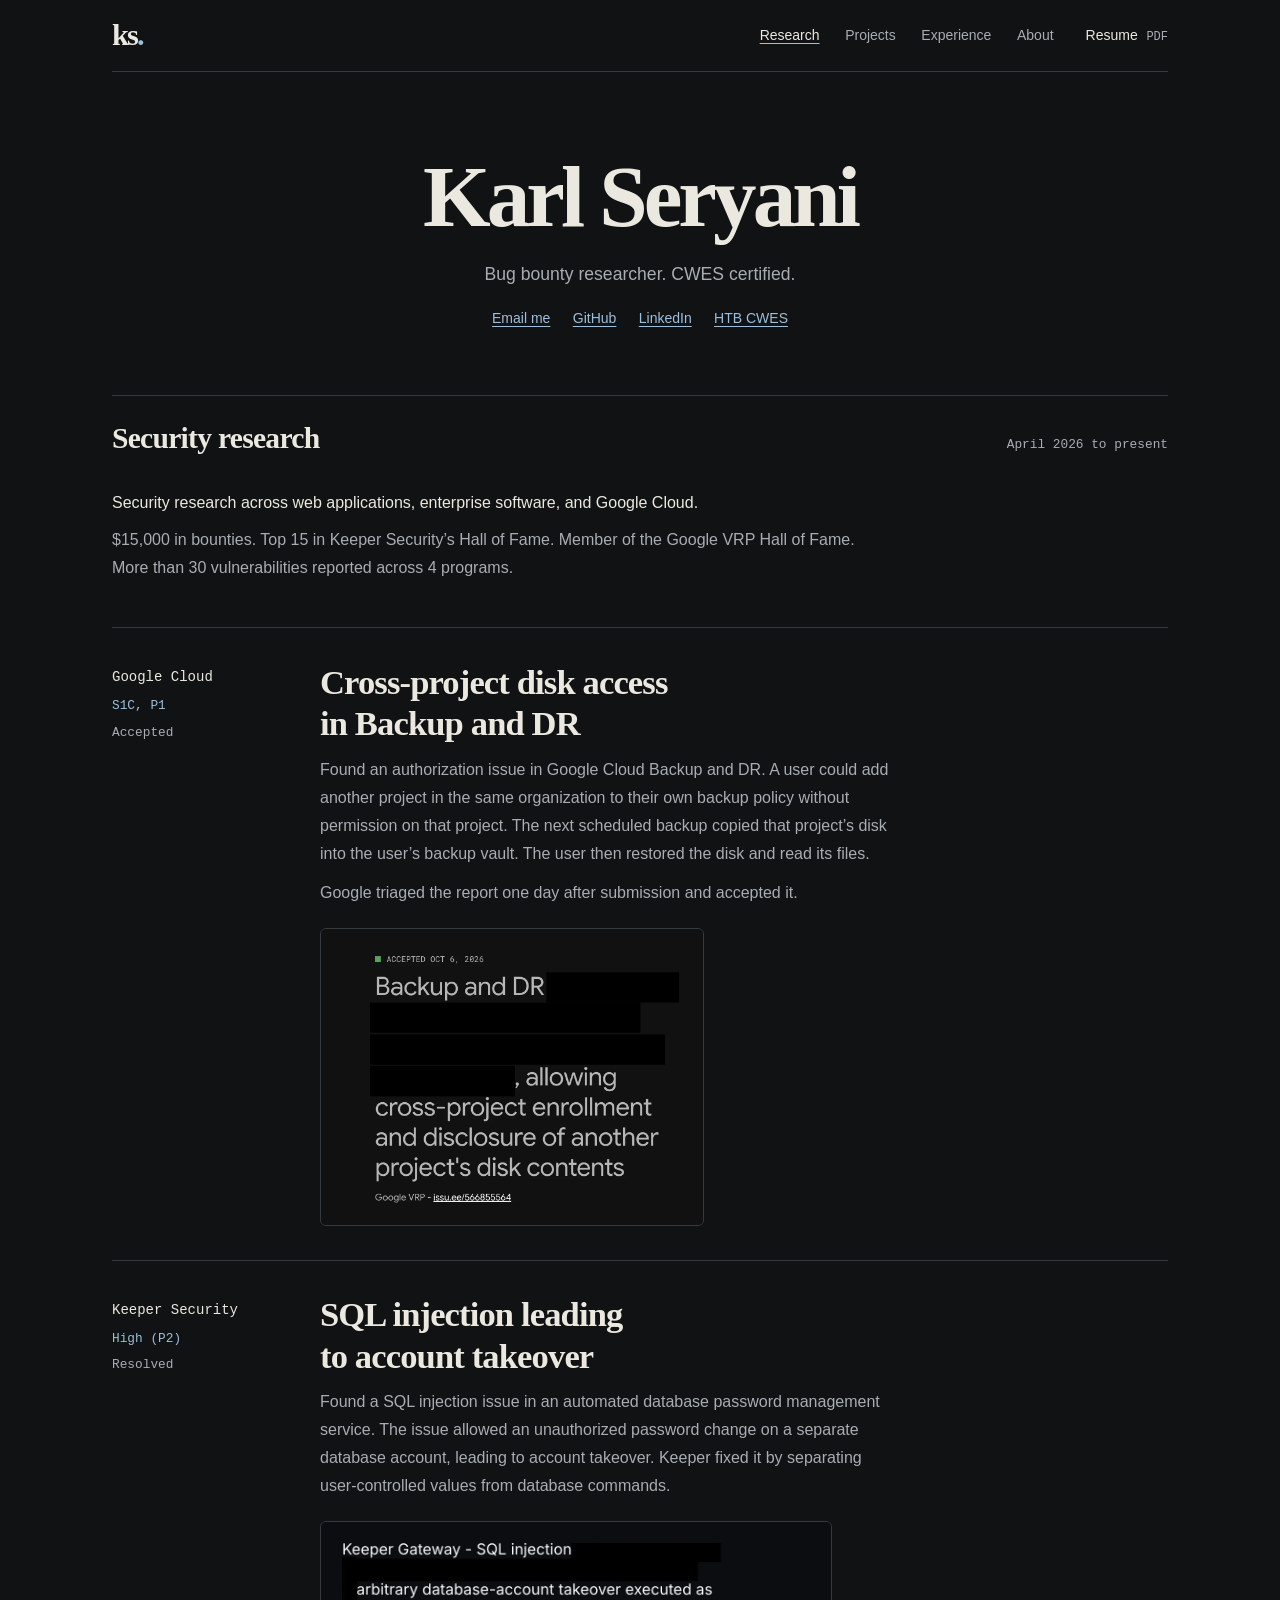
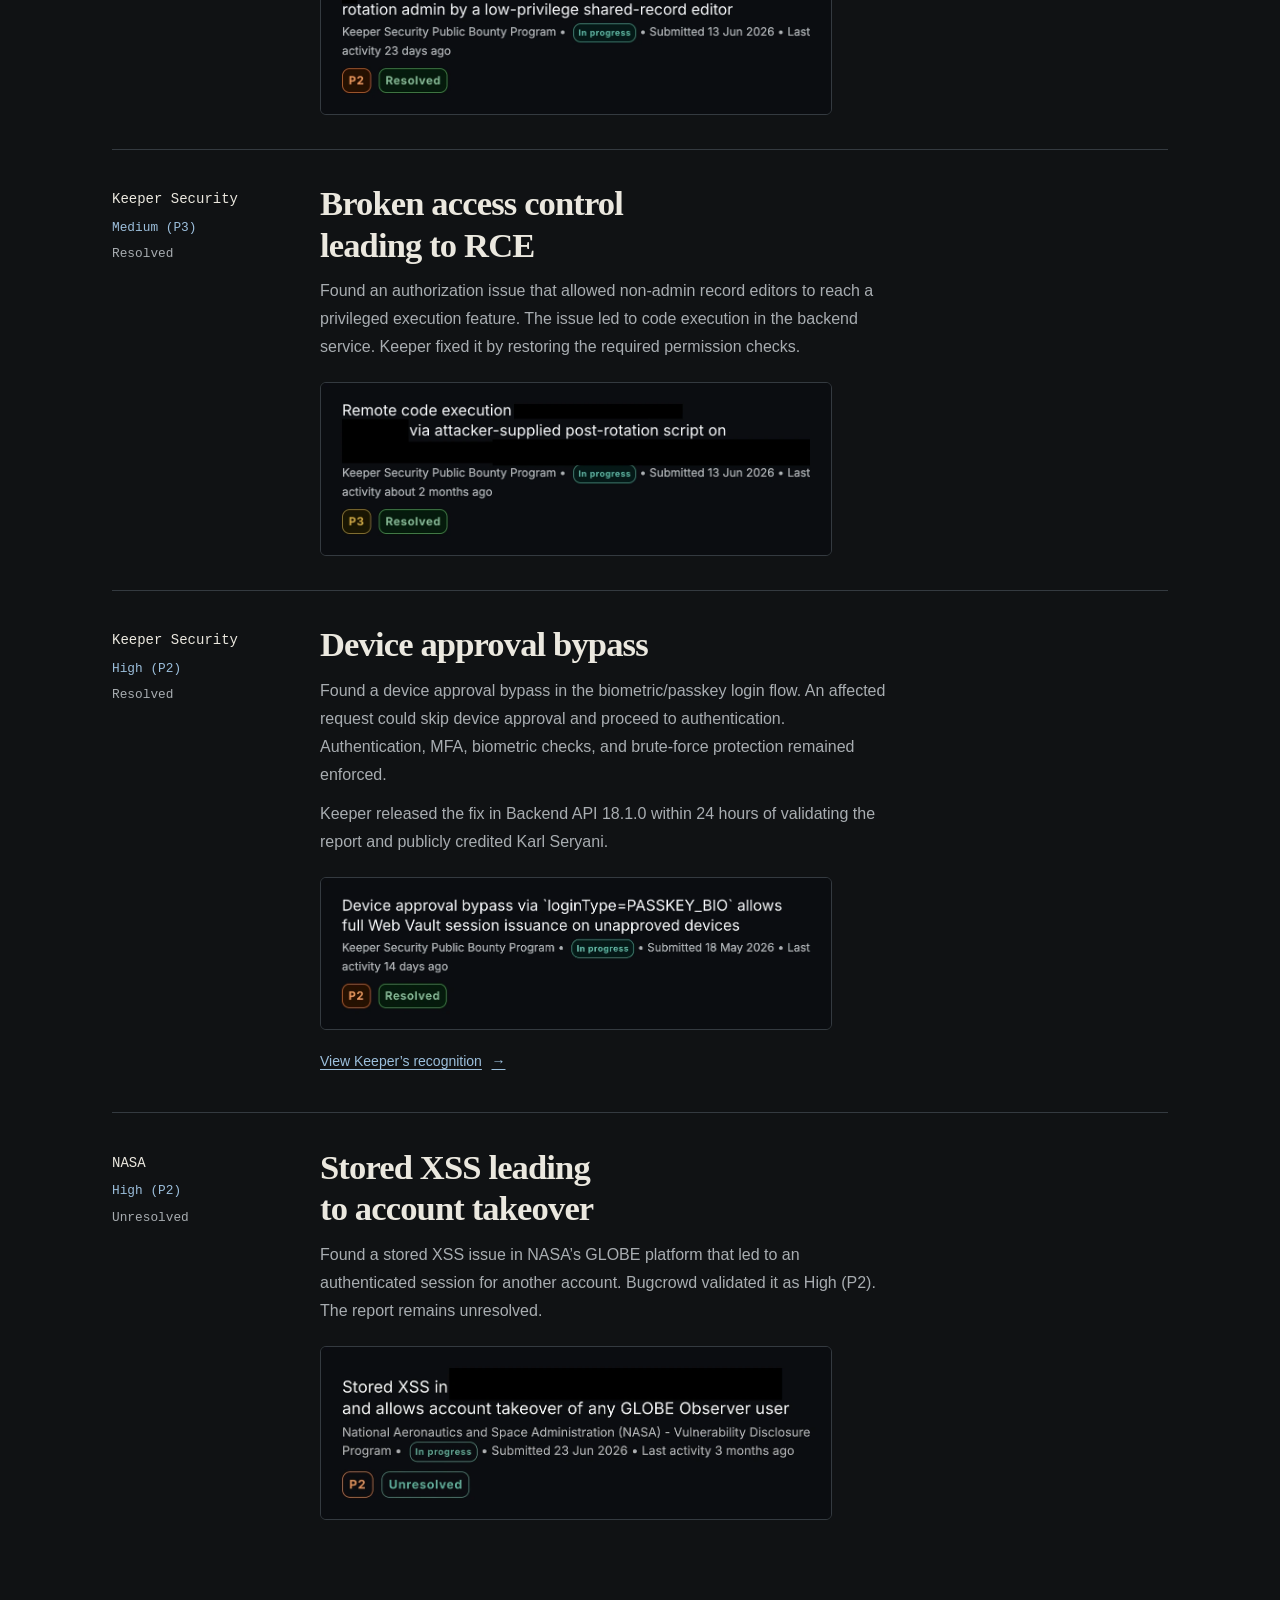
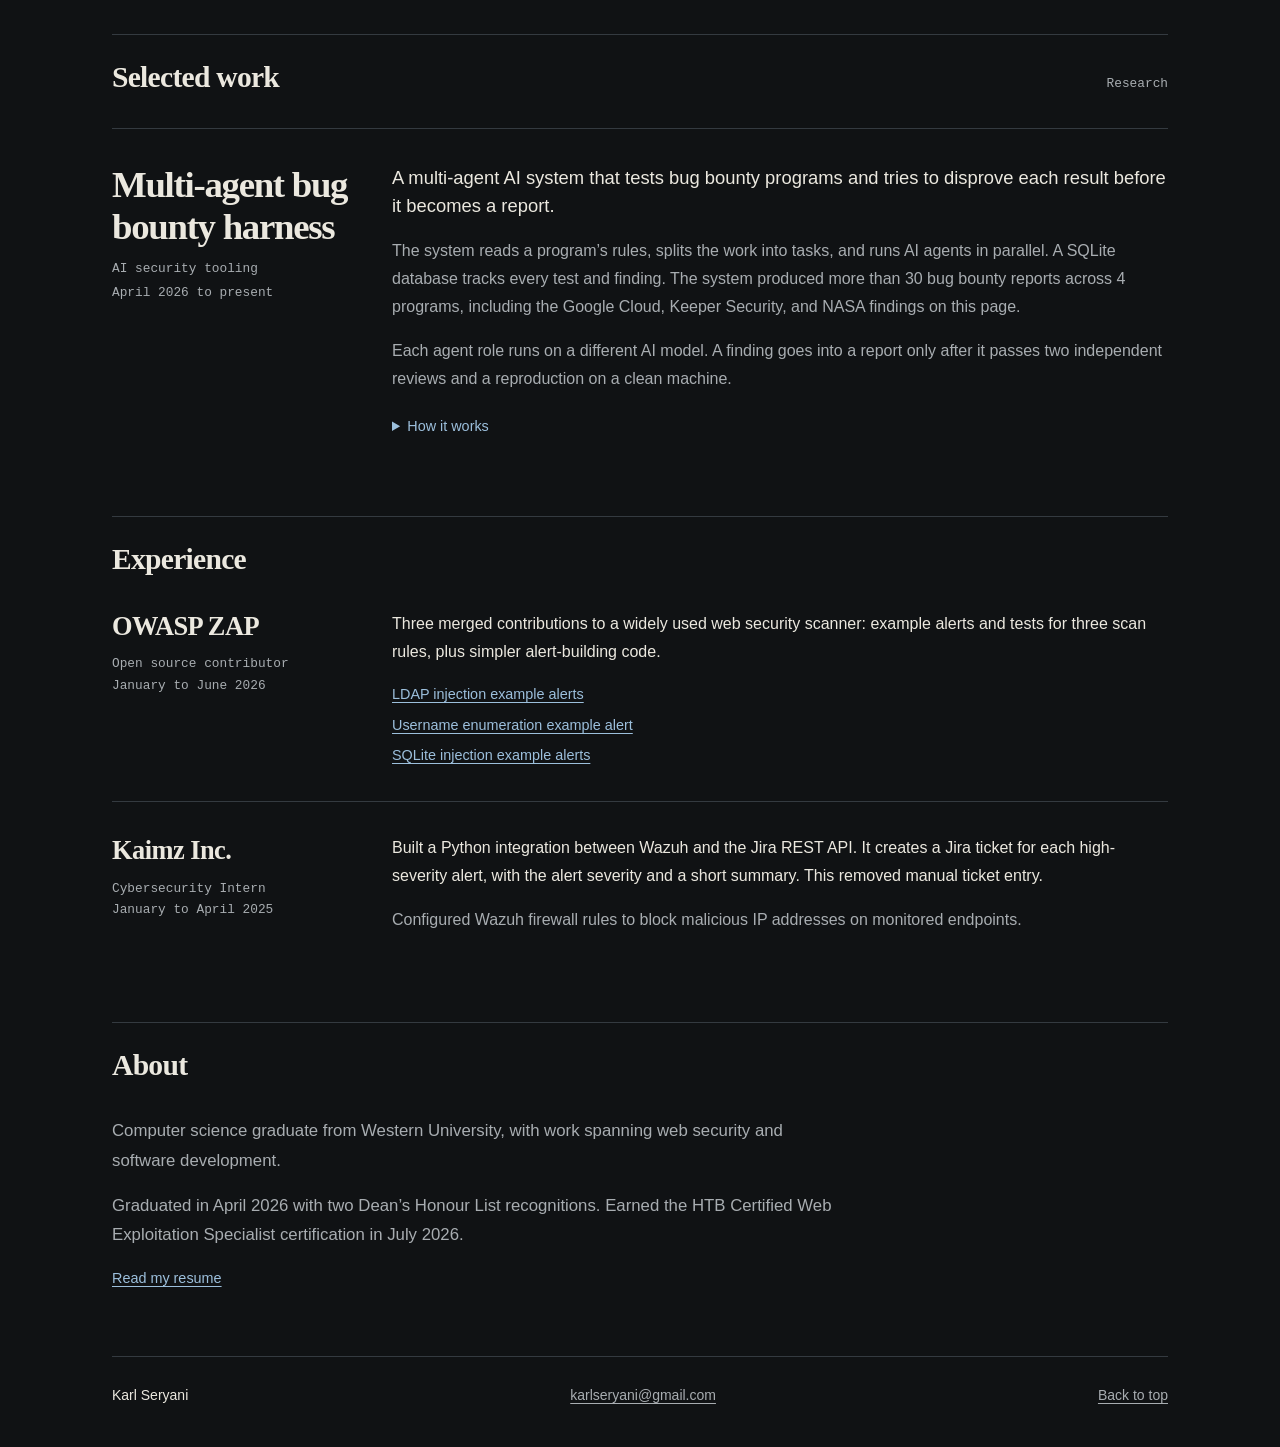
<file: index.html>
<!doctype html>
<html lang="en">
<head>
<meta charset="utf-8"><meta name="viewport" content="width=device-width, initial-scale=1">
<title>Karl Seryani | Bug Bounty Researcher | CWES</title>
<meta name="description" content="Karl Seryani, bug bounty researcher and HTB Certified Web Exploitation Specialist (CWES). Security research, software, and projects.">
<meta name="theme-color" content="#101214">
<link rel="icon" href="assets/favicon.svg" type="image/svg+xml">
<link rel="stylesheet" href="style.css?v=google-bdr-1">
<link rel="canonical" href="https://karl-seryani.github.io/">
</head>
<body>
<a class="skip" href="#security">Skip to research</a>
<header class="site-header"><a href="#top" class="wordmark" aria-label="Karl Seryani, back to top">ks<span>.</span></a><nav aria-label="Main navigation"><a href="#security">Research</a><a href="#work">Projects</a><a href="#experience">Experience</a><a href="#about">About</a></nav><a class="resume-link" href="assets/KarlSeryani.pdf?v=20261029">Resume <span>PDF</span></a></header>
<main id="top">
<section class="hero" aria-labelledby="name-heading"><div class="hero-copy"><h1 id="name-heading">Karl Seryani</h1><p class="intro">Bug bounty researcher. <span>CWES certified.</span></p><div class="hero-links"><a href="mailto:karlseryani@gmail.com">Email me</a><a href="https://github.com/Karl-Seryani">GitHub</a><a href="https://www.linkedin.com/in/karlseryani">LinkedIn</a><a href="https://www.credly.com/badges/754b86be-3909-43e1-b980-5ab812c9e6cb/linked_in_profile" aria-label="View Hack The Box CWES certification">HTB CWES</a></div></div></section>
<section class="experience-section" id="security" aria-labelledby="security-heading">
<div class="section-heading"><h2 id="security-heading">Security research</h2><p>April 2026 to present</p></div>
<div class="research-overview"><p>Security research across web applications, enterprise software, and Google Cloud.</p><p>$15,000 in bounties. Top 15 in Keeper Security’s Hall of Fame. Member of the Google VRP Hall of Fame. More than 30 vulnerabilities reported across 4 programs.</p></div>
<div class="security-writeups" aria-label="Selected security findings">
<article class="security-finding" id="google-backup-dr" aria-labelledby="google-backup-dr-heading">
<div class="finding-meta"><p class="finding-vendor">Google Cloud</p><p class="finding-severity">S1C, P1</p><p class="finding-status">Accepted</p></div>
<div class="finding-story"><h3 id="google-backup-dr-heading">Cross-project disk access in Backup and DR</h3><p class="finding-deck">Found an authorization issue in Google Cloud Backup and DR. A user could add another project in the same organization to their own backup policy without permission on that project. The next scheduled backup copied that project’s disk into the user’s backup vault. The user then restored the disk and read its files.</p><p class="finding-deck">Google triaged the report one day after submission and accepted it.</p><figure class="finding-shot finding-shot-tall"><img src="assets/findings/google-backup-dr-cross-project.webp" alt="Redacted Google Bug Hunters report card: Backup and DR issue allowing cross-project enrollment and disclosure of another project’s disk contents, Accepted" width="1318" height="1022" loading="lazy" decoding="async"></figure></div>
</article>
<article class="security-finding" id="sql-injection" aria-labelledby="sql-injection-heading">
<div class="finding-meta"><p class="finding-vendor">Keeper Security</p><p class="finding-severity">High (P2)</p><p class="finding-status">Resolved</p></div>
<div class="finding-story"><h3 id="sql-injection-heading">SQL injection leading to account takeover</h3><p class="finding-deck">Found a SQL injection issue in an automated database password management service. The issue allowed an unauthorized password change on a separate database account, leading to account takeover. Keeper fixed it by separating user-controlled values from database commands.</p><figure class="finding-shot"><img src="assets/findings/keeper-sql-injection.webp?v=3" alt="Redacted Bugcrowd report card: Keeper Gateway SQL injection leading to database-account takeover, P2, Resolved" width="1068" height="402" loading="lazy" decoding="async"></figure></div>
</article>
<article class="security-finding" id="access-control-rce" aria-labelledby="access-control-heading">
<div class="finding-meta"><p class="finding-vendor">Keeper Security</p><p class="finding-severity">Medium (P3)</p><p class="finding-status">Resolved</p></div>
<div class="finding-story"><h3 id="access-control-heading">Broken access control leading to RCE</h3><p class="finding-deck">Found an authorization issue that allowed non-admin record editors to reach a privileged execution feature. The issue led to code execution in the backend service. Keeper fixed it by restoring the required permission checks.</p><figure class="finding-shot"><img src="assets/findings/keeper-access-control-rce.webp?v=3" alt="Redacted Bugcrowd report card: Remote code execution via attacker-supplied post-rotation script, P3, Resolved" width="1068" height="360" loading="lazy" decoding="async"></figure></div>
</article>
<article class="security-finding" id="device-approval-bypass" aria-labelledby="device-approval-heading">
<div class="finding-meta"><p class="finding-vendor">Keeper Security</p><p class="finding-severity">High (P2)</p><p class="finding-status">Resolved</p></div>
<div class="finding-story"><h3 id="device-approval-heading">Device approval bypass</h3><p class="finding-deck">Found a device approval bypass in the biometric/passkey login flow. An affected request could skip device approval and proceed to authentication. Authentication, MFA, biometric checks, and brute-force protection remained enforced.</p><p class="finding-deck">Keeper released the fix in Backend API 18.1.0 within 24 hours of validating the report and publicly credited Karl Seryani.</p><figure class="finding-shot"><img src="assets/findings/keeper-device-approval-bypass.webp" alt="Bugcrowd report card: Device approval bypass via loginType=PASSKEY_BIO allows Web Vault sessions on unapproved devices, P2, Resolved" width="1075" height="319" loading="lazy" decoding="async"></figure><a class="writeup-link" href="https://docs.keeper.io/release-notes/backend/backend-api/backend-api-18.1.0">View Keeper’s recognition <span aria-hidden="true">→</span></a></div>
</article>
<article class="security-finding" id="nasa-stored-xss" aria-labelledby="nasa-finding-heading">
<div class="finding-meta"><p class="finding-vendor">NASA</p><p class="finding-severity">High (P2)</p><p class="finding-status">Unresolved</p></div>
<div class="finding-story"><h3 id="nasa-finding-heading">Stored XSS leading to account takeover</h3><p class="finding-deck">Found a stored XSS issue in NASA’s GLOBE platform that led to an authenticated session for another account. Bugcrowd validated it as High (P2). The report remains unresolved.</p><figure class="finding-shot"><img src="assets/findings/nasa-stored-xss.webp?v=3" alt="Redacted Bugcrowd report card: Stored XSS allowing account takeover, P2, Unresolved" width="1065" height="360" loading="lazy" decoding="async"></figure></div>
</article>
</div></section>
<section id="work" aria-labelledby="work-heading">
<div class="section-heading"><h2 id="work-heading">Selected work</h2><p>Research</p></div>
<article class="project text-project research-project" id="multi-agent-testing">
<div class="project-copy"><div><h3>Multi-agent bug bounty harness</h3><p class="project-kind">AI security tooling</p><p class="project-kind">April 2026 to present</p></div><div>
<p class="lead">A multi-agent AI system that tests bug bounty programs and tries to disprove each result before it becomes a report.</p>
<p>The system reads a program’s rules, splits the work into tasks, and runs AI agents in parallel. A SQLite database tracks every test and finding. The system produced more than 30 bug bounty reports across 4 programs, including the Google Cloud, Keeper Security, and NASA findings on this page.</p>
<p>Each agent role runs on a different AI model. A finding goes into a report only after it passes two independent reviews and a reproduction on a clean machine.</p>
<details><summary>How it works</summary><div class="detail-body"><p>Every finding must show real network traffic. A check sends a marked request and fails unless the local proxy recorded that exact request. The recorded requests become the evidence in the report.</p><p>Two layers of code keep the agents inside the program rules. One layer blocks any command that could reach the target directly or read a saved password. The other layer checks each request against the allowed hosts and paths. 35 unit tests cover these guards.</p><p>Built with Python, SQLite, TypeScript, and Node.js.</p></div></details>
</div></div></article>
</section>
<section class="experience-section" id="experience" aria-labelledby="experience-heading">
<div class="section-heading"><h2 id="experience-heading">Experience</h2></div>

<article class="experience-entry"><div><h3>OWASP ZAP</h3><p class="date">Open source contributor<br>January to June 2026</p></div><div><p>Three merged contributions to a widely used web security scanner: example alerts and tests for three scan rules, plus simpler alert-building code.</p><ul class="contribution-links"><li><a href="https://github.com/zaproxy/zap-extensions/pull/7288">LDAP injection example alerts</a></li><li><a href="https://github.com/zaproxy/zap-extensions/pull/7249">Username enumeration example alert</a></li><li><a href="https://github.com/zaproxy/zap-extensions/pull/7224">SQLite injection example alerts</a></li></ul></div></article>
<article class="experience-entry"><div><h3>Kaimz Inc.</h3><p class="date">Cybersecurity Intern<br>January to April 2025</p></div><div><p>Built a Python integration between Wazuh and the Jira REST API. It creates a Jira ticket for each high-severity alert, with the alert severity and a short summary. This removed manual ticket entry.</p><p>Configured Wazuh firewall rules to block malicious IP addresses on monitored endpoints.</p></div></article>
</section>
<section class="about-section" id="about" aria-labelledby="about-heading"><div class="section-heading"><h2 id="about-heading">About</h2></div><div class="about-copy"><p>Computer science graduate from Western University, with work spanning web security and software development.</p><p>Graduated in April 2026 with two Dean’s Honour List recognitions. Earned the HTB Certified Web Exploitation Specialist certification in July 2026.</p><a href="assets/KarlSeryani.pdf?v=20261029">Read my resume</a></div></section>
<footer><p>Karl Seryani</p><a href="mailto:karlseryani@gmail.com">karlseryani@gmail.com</a><a href="#top">Back to top</a></footer>
</main>
<script type="module" src="site.js"></script></body></html>
</file>
<file: style.css>
:root {
  color-scheme: dark;
  --page: #101214;
  --surface: #181c20;
  --ink: #ebe8df;
  --muted: #a8adb1;
  --accent: #9cbfdc;
  --line: #343a40;
  --display: 'Iowan Old Style', 'Palatino Linotype', 'Book Antiqua', Georgia, serif;
  --body: 'Avenir Next', Avenir, 'Segoe UI', sans-serif;
  --mono: ui-monospace, 'SFMono-Regular', Consolas, monospace;
}
* { box-sizing: border-box; }
html { scroll-behavior: smooth; scroll-padding-top: 7rem; }
body { margin: 0; background: var(--page); color: var(--ink); font: 1rem/1.75 var(--body); -webkit-font-smoothing: antialiased; }
a { color: inherit; text-decoration-thickness: 1px; text-underline-offset: .24em; transition: color .18s ease; }
a:hover { color: var(--accent); }
a:focus-visible, summary:focus-visible, button:focus-visible { outline: 2px solid var(--accent); outline-offset: 5px; border-radius: 2px; }
p, h1, h2, h3, h4, figure { margin: 0; }
p + p { margin-top: 1rem; }
h1, h2, h3 { font-family: var(--display); font-weight: 600; text-wrap: balance; }
button { color: inherit; font: inherit; }
::selection { background: var(--accent); color: var(--page); }
.skip { position: fixed; top: -8rem; left: 1rem; z-index: 20; padding: .7rem 1rem; background: var(--ink); color: var(--page); }
.skip:focus { top: 1rem; }
.site-header { position: sticky; top: 0; z-index: 5; display: flex; align-items: center; gap: 2rem; width: min(88%, 66rem); margin: auto; padding: 1.2rem 0; background: var(--page); border-bottom: 1px solid var(--line); }
.wordmark { flex: 1; font-family: var(--display); font-size: 1.9rem; font-weight: 600; line-height: 1; letter-spacing: -.06em; text-decoration: none; }
.wordmark span { color: var(--accent); }
nav { display: flex; gap: 1.6rem; font-size: .875rem; }
nav a { padding: .25rem 0; text-decoration: none; color: var(--muted); }
nav a[aria-current] { color: var(--ink); text-decoration: underline; text-decoration-color: var(--accent); }
.resume-link { font-size: .875rem; text-decoration: none; }
.resume-link span { font: .75rem var(--mono); color: var(--muted); margin-left: .3rem; }
main { width: min(88%, 66rem); margin: auto; }
.hero { padding: 4.8rem 0 4rem; text-align: center; }
.hero h1 { font-size: clamp(3.2rem, 6.8vw, 5.5rem); line-height: 1.1; letter-spacing: -.045em; }
.intro { color: var(--muted); margin-top: 1rem; font-size: 1.1rem; line-height: 1.6; }
.intro span { white-space: nowrap; }
.hero-links { display: flex; flex-wrap: wrap; justify-content: center; gap: 1.4rem; margin-top: 1.1rem; font-size: .875rem; }
.hero-links a { color: var(--accent); }
.section-heading { display: flex; justify-content: space-between; align-items: baseline; gap: 1rem; border-top: 1px solid var(--line); padding-top: 1.5rem; margin-bottom: 2rem; }
.section-heading h2 { font-size: 1.85rem; line-height: 1.25; letter-spacing: -.025em; }
.section-heading > p { color: var(--muted); font: .8rem/1.5 var(--mono); }
.research-overview { max-width: 47rem; margin-bottom: 2.8rem; }
.research-overview > p + p { color: var(--muted); margin-top: .6rem; }
.research-overview > a { display: inline-block; margin-top: .9rem; color: var(--accent); font-size: .9rem; }
.security-writeups { margin-bottom: 5rem; }
.security-finding { display: grid; grid-template-columns: 10.5rem minmax(0, 1fr); column-gap: 2.5rem; padding: 2.1rem 0; border-top: 1px solid var(--line); }
.finding-meta { padding-top: .3rem; font: .8rem/1.65 var(--mono); color: var(--muted); }
.finding-meta > p + p { margin-top: .35rem; }
.finding-vendor { color: var(--ink); font-size: .875rem; }
.finding-severity { color: var(--accent); }
.finding-story { min-width: 0; }
.finding-story h3 { max-width: 29ch; font-size: clamp(1.65rem, 2.7vw, 2.3rem); line-height: 1.2; letter-spacing: -.025em; }
.finding-deck { color: var(--muted); margin-top: .7rem; max-width: 64ch; }
.finding-shot { margin-top: 1.3rem; max-width: 32rem; }
.finding-shot-tall { max-width: 24rem; }
.finding-shot img { display: block; width: 100%; height: auto; border: 1px solid var(--line); border-radius: 6px; }
.project { margin-bottom: 4.5rem; }
.project-copy { display: grid; grid-template-columns: 15rem minmax(0, 1fr); gap: 2.5rem; align-items: start; }
.project-copy > div { min-width: 0; }
.project-copy h3 { font-size: 2.3rem; line-height: 1.15; letter-spacing: -.035em; }
.project-kind { font: .8rem/1.6 var(--mono); color: var(--muted); margin-top: .65rem; }
.project-kind + .project-kind { margin-top: .2rem; }
.status { margin-top: .65rem; color: var(--accent); font-size: .875rem; }
.lead { font-size: 1.15rem; line-height: 1.55; color: var(--ink); }
.project-copy p:not(.lead):not(.status):not(.project-kind) { color: var(--muted); }
.project-links { display: flex; flex-wrap: wrap; gap: 1.4rem; margin-top: 1rem; font-size: .9rem; }
.project-links a { color: var(--accent); }
.project details { margin-top: 1rem; }
.project summary { color: var(--accent); cursor: pointer; padding: .3rem 0; width: fit-content; font-size: .9rem; }
.project summary:hover { text-decoration: underline; }
.detail-body { padding-top: 1rem; }
.text-project { border-top: 1px solid var(--line); padding-top: 2.2rem; }
.experience-entry { display: grid; grid-template-columns: 15rem minmax(0, 1fr); gap: 2.5rem; margin-bottom: 2rem; padding-bottom: 2rem; border-bottom: 1px solid var(--line); }
.experience-entry:last-child { border-bottom: 0; }
.experience-entry h3 { font-size: 1.65rem; line-height: 1.25; letter-spacing: -.02em; }
.date { margin-top: .65rem; font: .8rem/1.7 var(--mono); color: var(--muted); }
.experience-entry > div > p { color: var(--muted); }
.experience-entry > div > p:first-child { color: var(--ink); }
.experience-entry a, .about-copy > a { display: inline-block; margin-top: 1rem; color: var(--accent); font-size: .9rem; }
.contribution-links { list-style: none; padding: 0; margin: .7rem 0 0; }
.contribution-links a { margin-top: .3rem; }
.about-section { margin-top: 3.5rem; }
.about-copy { max-width: 45rem; color: var(--muted); font-size: 1.05rem; }
footer { display: flex; flex-wrap: wrap; justify-content: space-between; gap: 1rem; margin-top: 4rem; padding: 1.6rem 0 2.5rem; border-top: 1px solid var(--line); font-size: .875rem; color: var(--muted); }
footer > p { color: var(--ink); }
@media (prefers-reduced-motion: no-preference) {
  .hero-copy { animation: arrive .6s ease-out both; }
  details[open] .detail-body { animation: arrive .22s ease-out both; }
  @keyframes arrive { from { opacity: 0; transform: translateY(7px); } to { opacity: 1; transform: translateY(0); } }
}
@media (max-width: 900px) {
  .site-header { gap: 1.25rem; }
  nav { gap: 1.1rem; }
  .security-finding { grid-template-columns: 8.5rem minmax(0, 1fr); gap: 1.8rem; }
  .project-copy, .experience-entry { grid-template-columns: 12rem minmax(0, 1fr); gap: 1.8rem; }
}
@media (max-width: 720px) {
  html { scroll-padding-top: 8rem; }
  main, .site-header { width: 90%; }
  .site-header { flex-wrap: wrap; gap: .75rem 1rem; padding: .85rem 0; }
  .wordmark { font-size: 1.8rem; }
  nav { order: 3; width: 100%; justify-content: space-between; gap: .65rem; }
  .resume-link span { display: none; }
  .hero { padding: 3rem 0 2.6rem; }
  .hero h1 { font-size: clamp(2.7rem, 10vw, 4.5rem); }
  .intro { font-size: 1rem; }
  .intro span { display: block; }
  .hero-links { gap: 1.2rem; }
  .section-heading { flex-wrap: wrap; gap: .5rem; margin-bottom: 1.5rem; }
  .section-heading h2 { font-size: 1.65rem; }
  .section-heading > p { font-size: .75rem; }
  .security-writeups { margin-bottom: 3rem; }
  .research-overview { margin-bottom: 2rem; }
  .security-finding { grid-template-columns: 1fr; gap: .85rem; padding: 1.6rem 0; }
  .finding-meta { display: flex; flex-wrap: wrap; align-items: baseline; gap: .4rem 1rem; padding: 0; }
  .finding-meta > p + p { margin: 0; }
  .finding-story h3 { font-size: 1.85rem; }
  .project { margin-bottom: 3rem; }
  .project-copy, .experience-entry { grid-template-columns: 1fr; gap: 1.2rem; }
  .project-copy h3 { font-size: 2.1rem; }
  .project-kind { display: inline-block; margin-right: 1rem; }
  .text-project { padding-top: 1.6rem; }
  .experience-entry { gap: 1rem; }
  .date { margin-top: .45rem; }
  .about-section { margin-top: 2.5rem; }
  footer { margin-top: 3rem; flex-direction: column; gap: .65rem; }
}
@media (prefers-reduced-motion: reduce) {
  html { scroll-behavior: auto; }
  *, *::before, *::after { animation: none !important; transition: none !important; }
}

.finding-story h3 a { text-decoration: none; }
.writeup-link { display: inline-flex; align-items: center; gap: .6rem; margin-top: .9rem; padding: .3rem 0; font-size: .875rem; color: var(--accent); }
.writeup-link span { transition: transform .18s ease; }
.writeup-link:hover span { transform: translateX(3px); }

.security-finding { transition: border-color .2s ease; }
.security-finding:focus-within { border-top-color: var(--accent); }
@media (hover: hover) and (pointer: fine) and (prefers-reduced-motion: no-preference) {
  .security-finding:hover { border-top-color: var(--accent); }
  .finding-story h3 { transition: transform .2s ease; }
  .security-finding:hover .finding-story h3 { transform: translateX(3px); }
}
</file>
